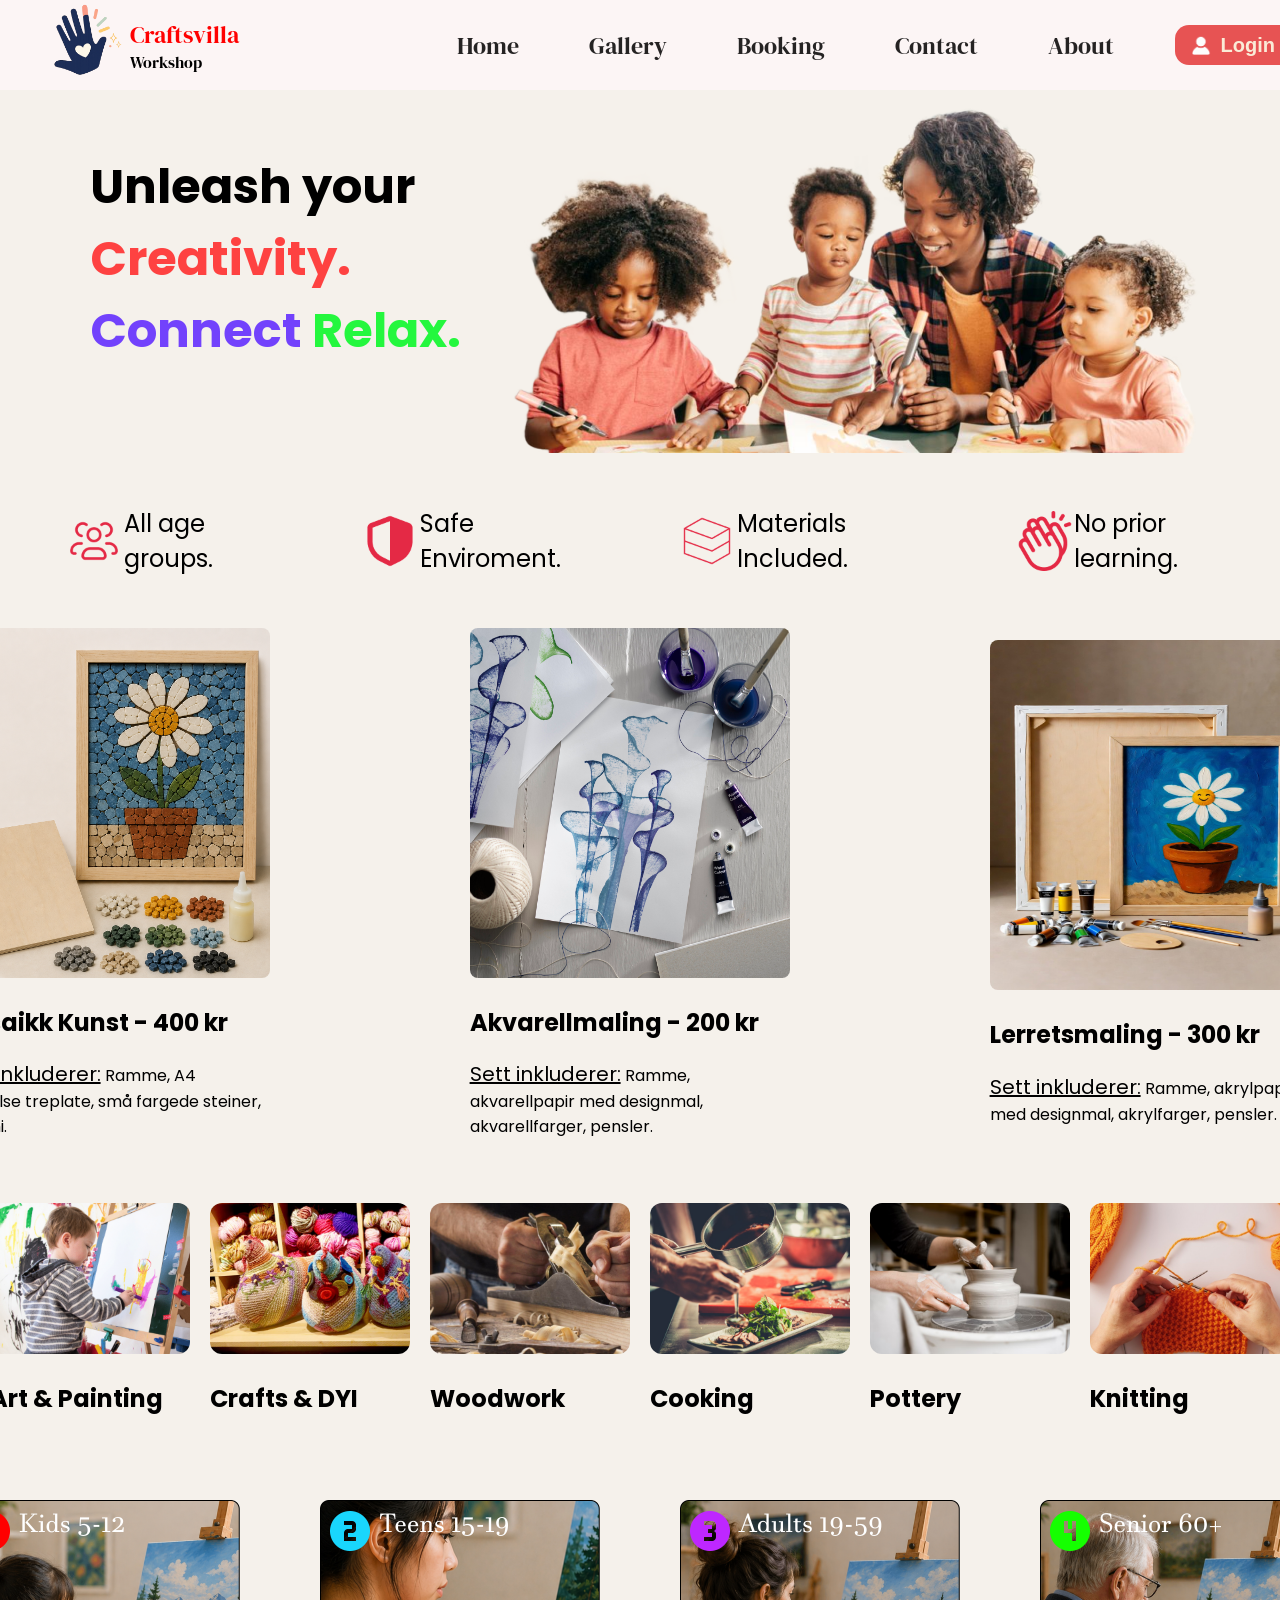
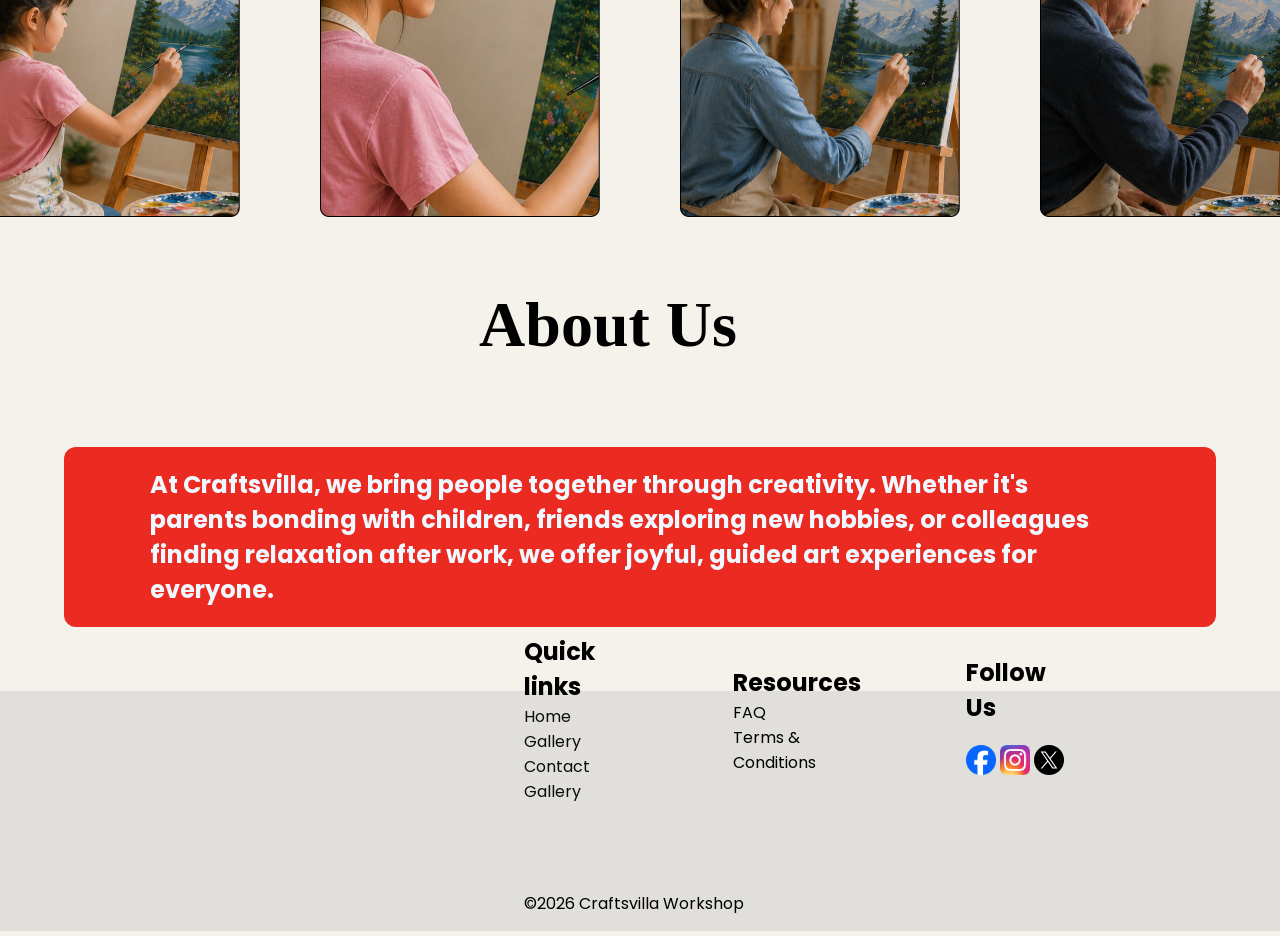
<file: index.html>
<!doctype html>
<html lang="en">
  <head>
    <meta charset="UTF-8" />
    <meta name="viewport" content="width=device-width, initial-scale=1.0" />
    <title>Craftsvilla</title>
    <link rel="stylesheet" href="style.css" />
    <link
      href="https://fonts.googleapis.com/css2?family=DM+Serif+Display&family=Poppins:wght@300;400;500;600;700&display=swap"
      rel="stylesheet"
    />
    <script src="javascript.js" defer></script>
  </head>

  <body>
    <header>
      <div class="logo">
        <img src="images/craftsvilla-logo.png" alt="logo" />
        <div class="logo-text">
          <h2>Craftsvilla</h2>
          <p>Workshop</p>
        </div>
      </div>

      <nav class="head-nav">
        <a href="index.html">Home</a>
        <a href="gallery.html">Gallery</a>
        <a href="booking.html">Booking</a>
        <a href="contact.html">Contact</a>
        <a href="index.html#about">About</a>
      </nav>
      <button class="signup">
        <img class="user" src="images/user-icon.png" alt="User-icon" />
        <h2>Login</h2>
      </button>
    </header>
    <!--------HERO--------->
<main>
    <section class="hero">
      <div class="hero-text">
        <h2>
          Unleash your
          <span class="hero-high">Creativity.</span>
          <span class="hero-high-1">Connect</span>
          <span class="hero-high-2">Relax.</span>
        </h2>
      </div>

      <div></div>
      <img src="images/hero.png" alt="hero-image" />
    </section>

    <!-------IMAGES UNDER HERO---->
    <section class="hero-groups">
      <div class="images-hero">
        <div class="groups">
          <img src="images/small icons/groups.png" alt="age-groups" />
          <p>All age groups.</p>
        </div>

        <div class="groups">
          <img src="images/small icons/safety.png" alt="safety-enviroment" />
          <p>Safe Enviroment.</p>
        </div>

        <div class="groups">
          <img
            src="images/small icons/materials.png"
            alt="materials-included"
          />
          <p>Materials Included.</p>
        </div>

        <div class="groups">
          <img src="images/small icons/hands-on.png" alt="hands-on-learning" />
          <p>No prior learning.</p>
        </div>
      </div>
    </section>

    <!---- Kort kunst----->

    <section class="cards-container">
      <div class="cards-layout">
        <article class="cards article-preview">
          <img
            src="images/tjeneste som tilbys/mosaikk-kunst.png"
            alt="mosaikk-kunst"
          />
          <div class="cards-text">
            <h2>Mosaikk Kunst - 400 kr</h2>
            <p>
              <span class="includes">Sett inkluderer:</span> Ramme, A4 størrelse
              treplate, små fargede steiner, gummi.
            </p>
          </div>
        </article>

        <article class="cards article-preview">
          <img
            src="images/tjeneste som tilbys/akvarellmaling.jpg"
            alt="akvarellmaling"
          />
          <div class="cards-text">
            <h2>Akvarellmaling - 200 kr</h2>
            <p>
              <span class="includes">Sett inkluderer:</span> Ramme,
              akvarellpapir med designmal, akvarellfarger, pensler.
            </p>
          </div>
        </article>

        <article class="cards article-preview">
          <img
            src="images/tjeneste som tilbys/lerretmaling.jpg"
            alt="lerretmaling"
          />
          <div class="cards-text">
            <h2>Lerretsmaling - 300 kr</h2>
            <p>
              <span class="includes">Sett inkluderer:</span>  Ramme, akrylpapir
              med designmal, akrylfarger, pensler.
            </p>
          </div>
        </article>
      </div>
    </section>

    <!---- POPULAR CATEGORIES----->
    <section class="popular-categories">
      <div>
        <img
          src="images/category cards/art & painting.png"
          alt="arts & painting"
        />
        <div>
          <h2>Art & Painting</h2>
        </div>
      </div>

      <div>
        <img src="images/category cards/crafts.png" alt="crafts & dyi" />
        <div>
          <h2>Crafts & DYI</h2>
        </div>
      </div>

      <div>
        <img src="images/category cards/woodwork.png" alt="woodwork" />
        <div>
          <h2>Woodwork</h2>
        </div>
      </div>

      <div>
        <img src="images/category cards/cooking.png" alt="cooking" />
        <div>
          <h2>Cooking</h2>
        </div>
      </div>

      <div>
        <img src="images/category cards/pottery.png" alt="potteyr" />
        <div>
          <h2>Pottery</h2>
        </div>
      </div>

      <div>
        <img src="images/category cards/knitting.png" alt="knitting" />
        <div>
          <h2>Knitting</h2>
        </div>
      </div>
    </section>

    <!------------ALL AGE GROUPS------------>
    <section class="age-groups">
      <div>
        <img src="images/age groups cards/kids-age.png" alt="kid-paiting" />
      </div>

      <div>
        <img src="images/age groups cards/teens-age.png" alt="teen-painting" />
      </div>
      <div>
        <img
          src="images/age groups cards/adults-age.png"
          alt="adult-painting"
        />
      </div>
      <div>
        <img
          src="images/age groups cards/senior-age.png"
          alt="senior-painting"
        />
      </div>
    </section>

    <h4>About Us</h4>

    <section class="container about">
      <div class="about-us" id="about">
        <h2>
          At Craftsvilla, we bring people together through creativity. Whether
          it's parents bonding with children, friends exploring new hobbies, or
          colleagues finding relaxation after work, we offer joyful, guided art
          experiences for everyone.
        </h2>
      </div>
    </section>
</main>
    <!------------FOOTER------------->
  <footer>

    <section class="quick-links">
      <h2>Quick links</h2>
        <a href="index.html">Home</a>
        <a href="gallery.html">Gallery</a>
        <a href="contact.html">Contact</a>
        <a href="index.html#about">Gallery</a>
    </section>

    <section class="resources">
      <h2>Resources</h2>
      <p>FAQ</p>
      <p>Terms & Conditions</p>
    </section>

    <section class="follow-us">
      <h2>Follow Us</h2>
      <div>
        <img src="images/social media/facebook.png" alt="facebook-media" />
        <img src="images/social media/instagram.png" alt="instagram-media" />
        <img src="images/social media/x.png" alt="twitter-media" />
      </div>
    </section>


    <div class="rights">
      <p>©2026 Craftsvilla Workshop </p>
    </div>

  </footer>
  </body>
</html>
</file>
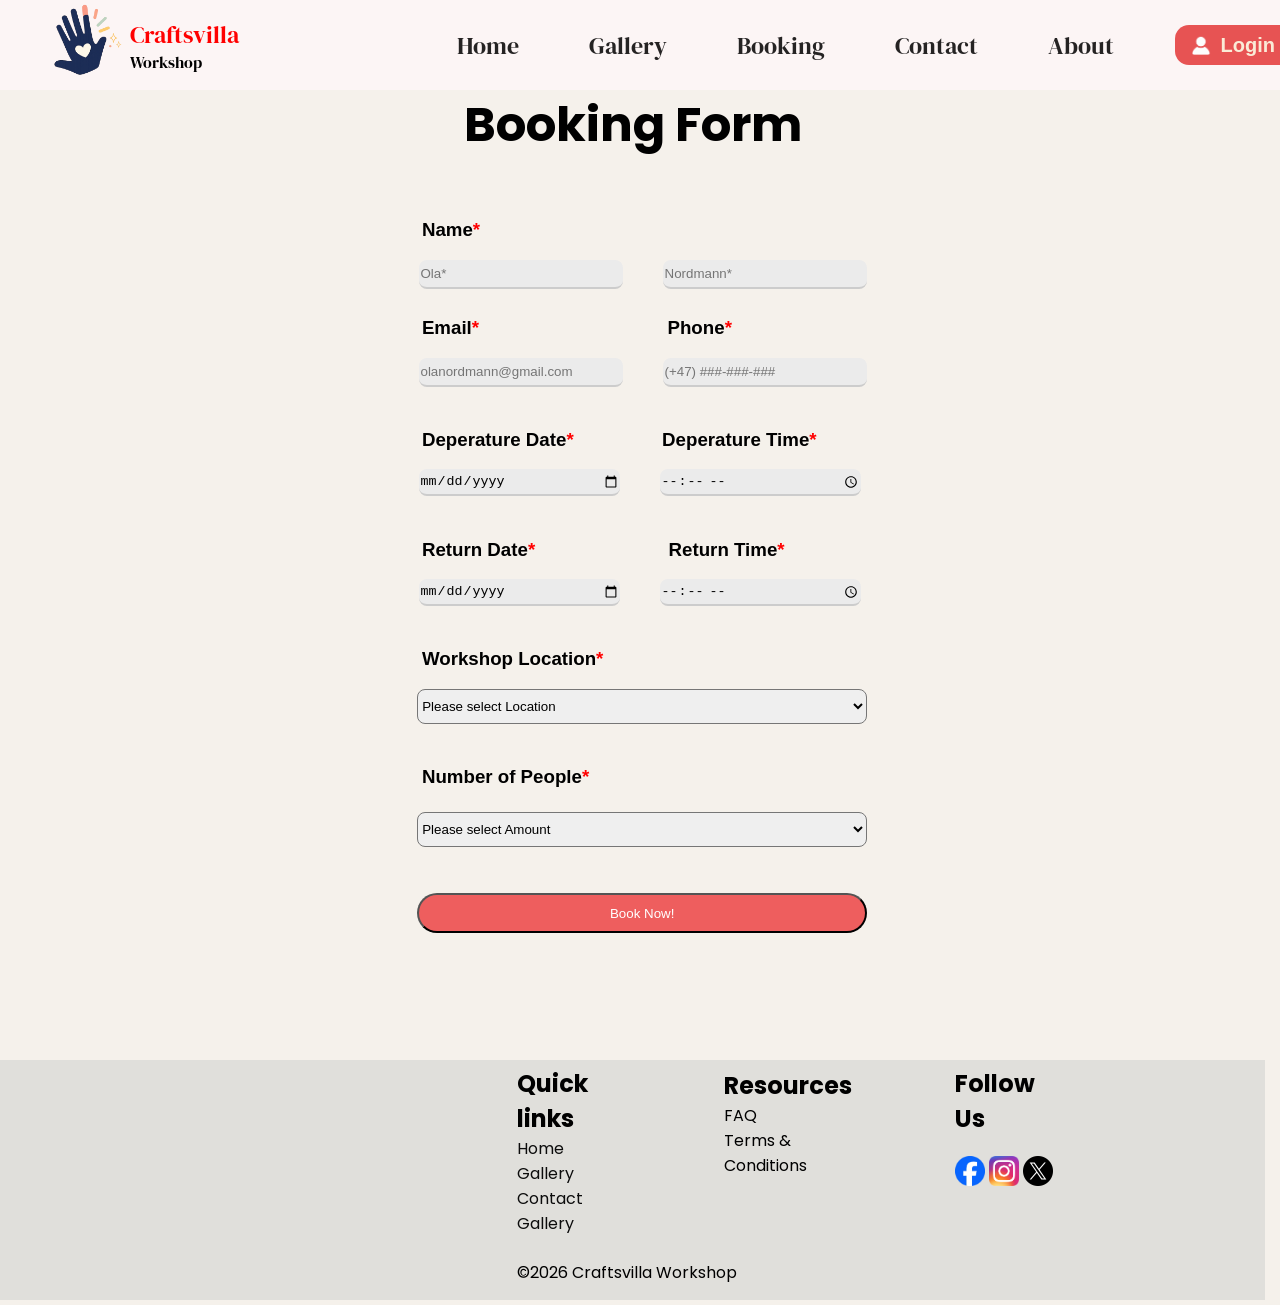
<file: booking.html>
<!doctype html>
<html lang="en">
  <head>
    <meta charset="UTF-8" />
    <meta name="viewport" content="width=device-width, initial-scale=1.0" />
    <title>Contact-Craftsvilla</title>
    <link rel="stylesheet" href="booking.css" />
        <link href="https://fonts.googleapis.com/css2?family=DM+Serif+Display&family=Poppins:wght@300;400;500;600;700&display=swap" rel="stylesheet">
    <script src="javascript.js" defer></script>
  </head>

  <body>
    <header>
      <div class="logo">
        <img src="images/craftsvilla-logo.png" alt="logo" />
        <div class="logo-text">
          <h2>Craftsvilla</h2>
          <p>Workshop</p>
        </div>
      </div>

      <nav class="head-nav">
        <a href="index.html">Home</a>
        <a href="gallery.html">Gallery</a>
        <a href="booking.html">Booking</a>
        <a href="contact.html">Contact</a>
        <a href="index.html#about">About</a>
      </nav>

      <button class="signup">
        <img class="user" src="images/user-icon.png" alt="User-icon" />
        <h2>Login</h2>
      </button>
    </header>

    <!-------------BOOKING-------------->
    <main>
    <section class="container">
      <h2>Booking Form</h2>

      <form action="">
        <h3>Name<span>*</span></h3>
        <div class="names">
          <label for="name"></label>
          <input type="text" name="name" id="" placeholder="Ola*" required />
          <label for="name"></label>
          <input type="text" name="name" id="" placeholder="Nordmann*" required/>
        </div>

        <div class="phone">
          <h3>Email<span>*</span></h3>
          <h3>Phone<span>*</span></h3>
        </div>

        <div class="email">
          <label for="email"></label>
          <input type="email" name="email" id="email" placeholder="olanordmann@gmail.com" required />
          <label for="tel"></label>
          <input type="tel" name="tel" id="tel" placeholder="(+47) ###-###-###" required /> 
        </div>

       <div class="time">
          <h3>Deperature Date<span>*</span></h3>
          <h3>Deperature Time<span>*</span></h3>
        </div>

        <div class="date">
          <label for="date"></label>
          <input type="date" name="date" id="date"  required />

          <label for="time"></label>
          <input type="time" name="time" id="time"  required />
        </div>

        <div class="return-time">
          <h3>Return Date<span>*</span></h3>
          <h3>Return Time<span>*</span></h3>
        </div>

        <div class="date">
          <label for="date"></label>
          <input type="date" name="date" id="date"  required />

          <label for="time"></label>
          <input type="time" name="time" id="time"  required />
        </div>


        <h3>Workshop Location<span>*</span></h3>
        <div class="location">
          <label for="place"></label>
          <select name="place" id="Place" required>
            <option value="">Please select Location</option>
            <option value="place">Molde</option>
            <option value="place">Aalesund</option>
            <option value="place">Trondheim</option>
            <option value="place">Bergen</option>
            <option value="place">Tromsø</option>
            <option value="place">Stavangar</option>
          </select>
        </div>


        <div class="quantity">
        <h3>Number of People<span>*</span></h3>
        <div>

      <div class="passenger">
        <label for="quanitity"></label>
          <select name="selected-number" id="number-select" required>
            <option value="">Please select Amount</option>
             <option value="1">1</option>
             <option value="2">2</option>
             <option value="3">3</option>
             <option value="4">4</option>
             <option value="5">5</option>
           </select>
       </div>

       <label for="submit"></label>
       <button type="submit" id="submit">Book Now!</button>
      
      </form>
    </section>
</main>
    <!------------FOOTER------------->
   <footer>

    <section class="quick-links">
      <h2>Quick links</h2>
        <a href="index.html">Home</a>
        <a href="gallery.html">Gallery</a>
        <a href="contact.html">Contact</a>
        <a href="index.html#about">Gallery</a>
    </section>

    <section class="resources">
      <h2>Resources</h2>
      <p>FAQ</p>
      <p>Terms & Conditions</p>
    </section>

    <section class="follow-us">
      <h2>Follow Us</h2>
      <div>
        <img src="images/social media/facebook.png" alt="facebook-media" />
        <img src="images/social media/instagram.png" alt="instagram-media" />
        <img src="images/social media/x.png" alt="twitter-media" />
      </div>
    </section>


    <div class="rights">
      <p>©2026 Craftsvilla Workshop </p>
    </div>

  </footer>
  </body>
</html>
</file>
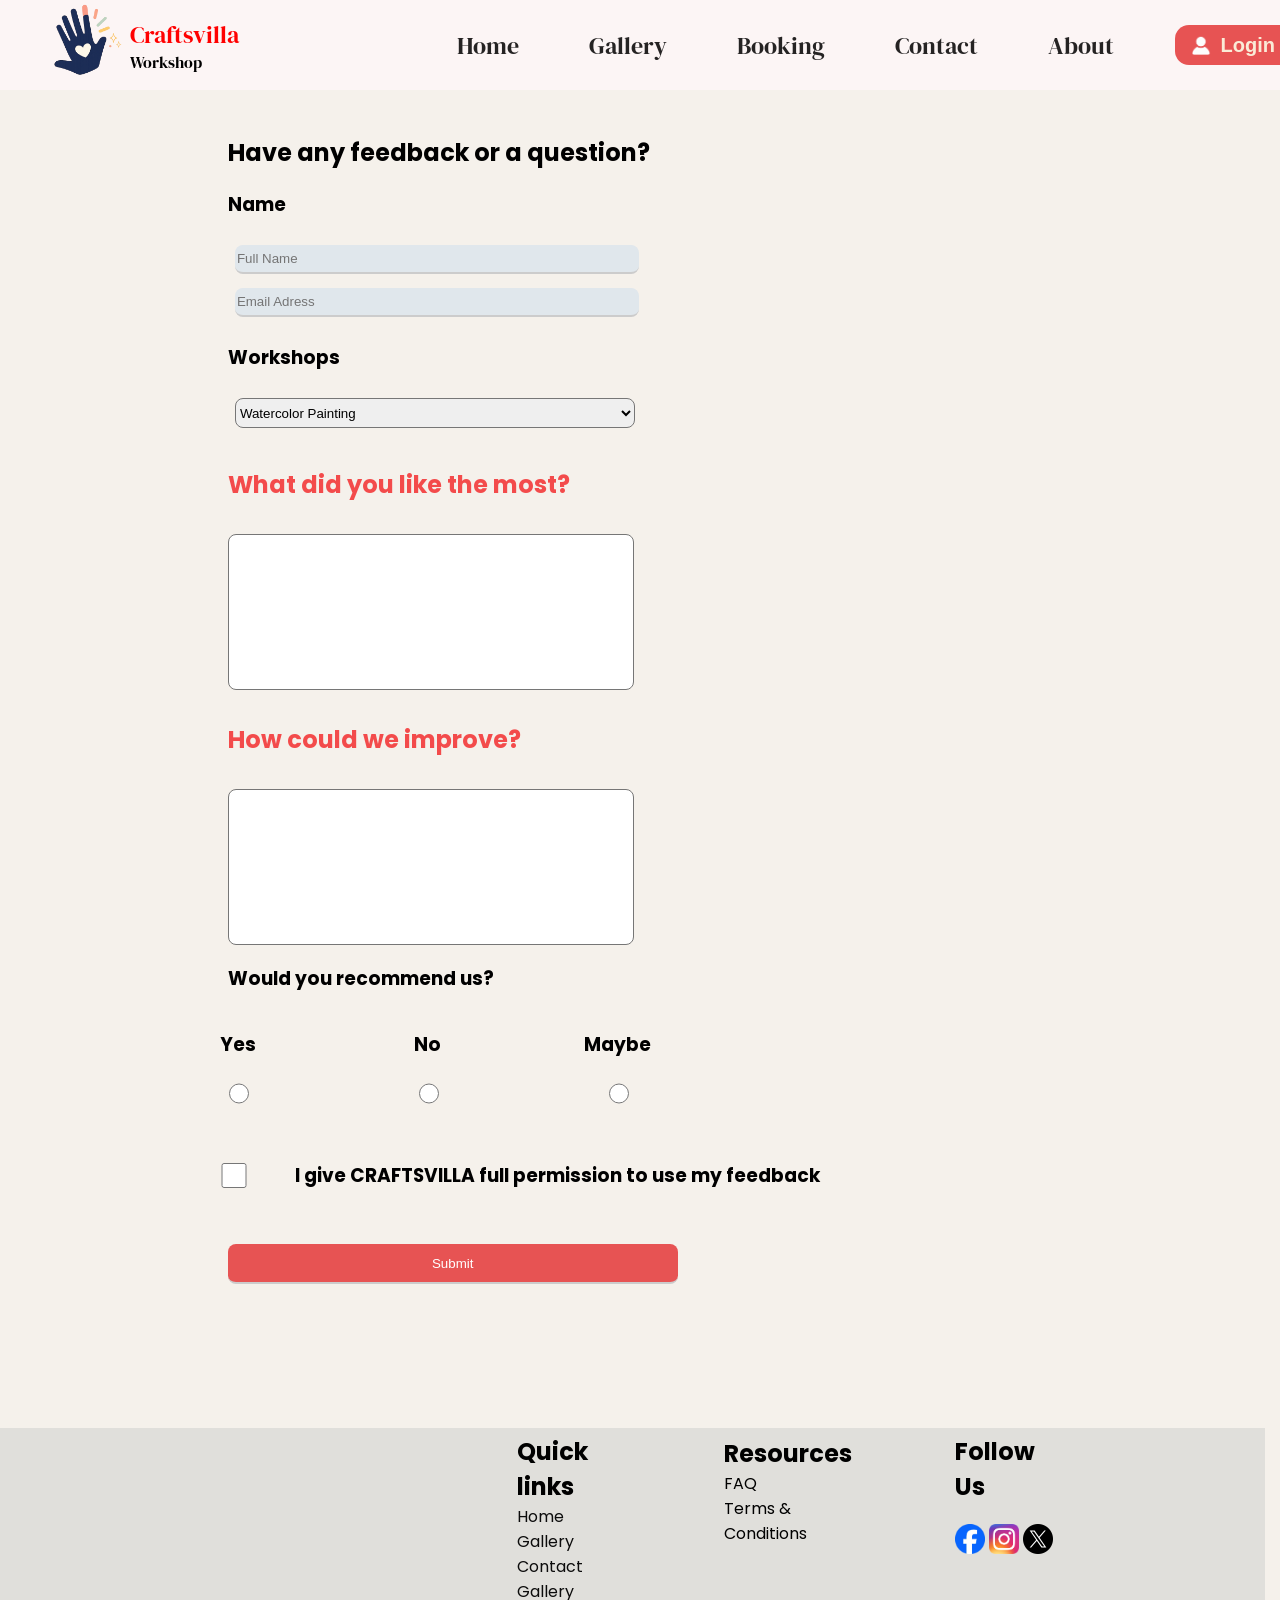
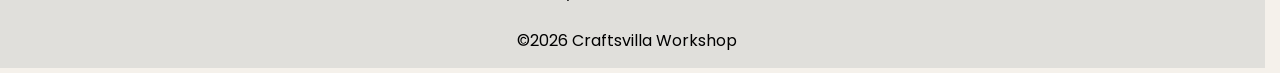
<file: contact.html>
<!doctype html>
<html lang="en">
  <head>
    <meta charset="UTF-8" />
    <meta name="viewport" content="width=device-width, initial-scale=1.0" />
    <title>Contact-Craftsvilla</title>
    <link rel="stylesheet" href="contact.css" />
        <link href="https://fonts.googleapis.com/css2?family=DM+Serif+Display&family=Poppins:wght@300;400;500;600;700&display=swap" rel="stylesheet">
    <script src="javascript.js" defer></script>
  </head>

  <body>
    <header>
      <div class="logo">
        <img src="images/craftsvilla-logo.png" alt="logo" />
        <div class="logo-text">
          <a href="index.html"></a>
          <h2>Craftsvilla</h2>
          <p>Workshop</p>
        </div>
      </div>

      <nav class="head-nav">
        <a href="index.html">Home</a>
        <a href="gallery.html">Gallery</a>
        <a href="booking.html">Booking</a>
        <a href="contact.html">Contact</a>
        <a href="index.html#about">About</a>
      </nav>

      <button class="signup">
        <img class="user" src="images/user-icon.png" alt="User-icon" />
        <h2>Login</h2>
      </button>
    </header>

    <!-----------CONTACT----------->
    <main>
      <section class="container">
        <form action="">
          <h2>Have any feedback or a question?</h2>

          <h3>Name</h3>
          <div class="form-group">
            <input
              type="text"
              name="name"
              id=""
              placeholder="Full Name"
              required
            />
          </div>

          <div class="form-group">
            <input
              type="email"
              name="email"
              id=""
              placeholder="Email Adress"
              required
            />
          </div>

          <h3>Workshops</h3>
          <div class="form-group">
            <select name="workshop" id="workshop" required>
              <option value="Watercolor Painting">Watercolor Painting</option>
              <option value="art">Mosaic Art</option>
              <option value="art">Canvas</option>
            </select>
          </div>

          <h4>What did you like the most?</h4>
          <div>
            <label for="text-area"></label>
            <textarea name="text-area" id="feedback" required></textarea>
          </div>

          <h4>How could we improve?</h4>
          <div>
            <label for="text-area"></label>
            <textarea name="text-area" id="feedback" required></textarea>
          </div>

          <h3>Would you recommend us?</h3>
          <div class="radio-options">
            <div>
              <h3>Yes</h3>
              <label for="radio"></label>
              <input type="radio" name="recommend" id="recommend-yes" />
            </div>
            <div>
              <h3>No</h3>
              <label for="radio"></label>
              <input type="radio" name="recommend" id="recommend-no" />
            </div>
            <div>
              <h3>Maybe</h3>
              <label for="radio"></label>
              <input type="radio" name="recommend" id="recommend-maybe" />
            </div>
          </div>
          
          <div class="permission">
            <label for="checkbox"></label>
            <input type="checkbox" name="" id="permission-check" ><h3>
            <h3>I give CRAFTSVILLA full permission to use my feedback</h3>
          </div>

          <div class="send-feedback">
            <label for="submit"></label>
            <input type="submit" name="" id="submit">
          </div>


        </form>
      </section>
    </main>

    <!------------FOOTER------------->
    <footer>

    <section class="quick-links">
      <h2>Quick links</h2>
        <a href="index.html">Home</a>
        <a href="gallery.html">Gallery</a>
        <a href="contact.html">Contact</a>
        <a href="index.html#about">Gallery</a>
    </section>

    <section class="resources">
      <h2>Resources</h2>
      <p>FAQ</p>
      <p>Terms & Conditions</p>
    </section>

    <section class="follow-us">
      <h2>Follow Us</h2>
      <div>
        <img src="images/social media/facebook.png" alt="facebook-media" />
        <img src="images/social media/instagram.png" alt="instagram-media" />
        <img src="images/social media/x.png" alt="twitter-media" />
      </div>
    </section>


    <div class="rights">
      <p>©2026 Craftsvilla Workshop </p>
    </div>

  </footer>
  </body>
</html>
</file>
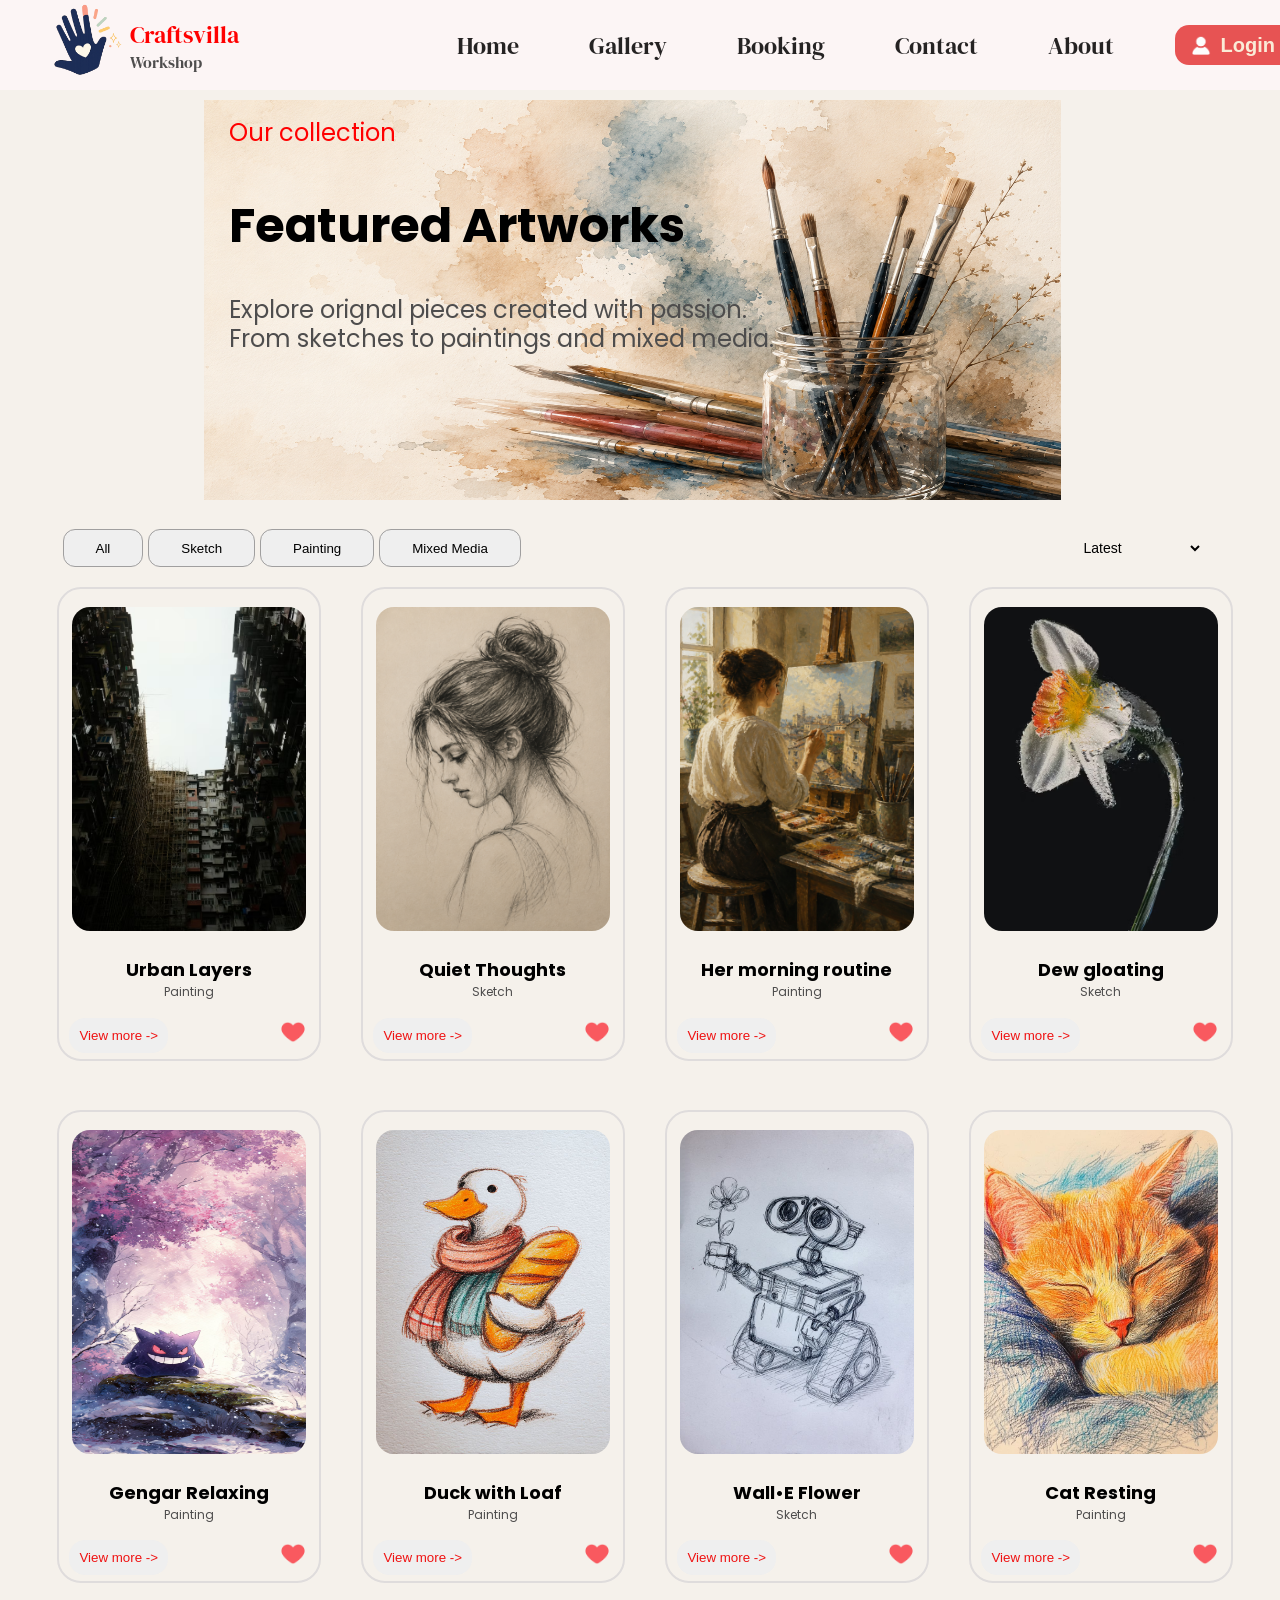
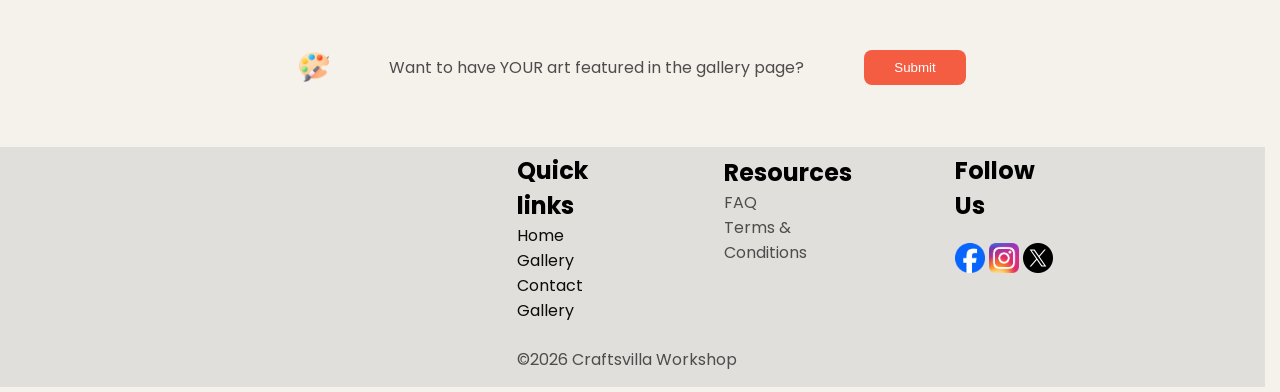
<file: gallery.html>
<!doctype html>
<html lang="en">
  <head>
    <meta charset="UTF-8" />
    <meta name="viewport" content="width=device-width, initial-scale=1.0" />
    <title>Gallery-Craftsvilla</title>
    <script src="javascript.js" defer></script>
    <link rel="stylesheet" href="gallery.css" />
    <link
      href="https://fonts.googleapis.com/css2?family=DM+Serif+Display&family=Poppins:wght@300;400;500;600;700&display=swap"
      rel="stylesheet"
    />
  </head>

  <body>
    <header>
      <div class="logo">
        <img src="images/craftsvilla-logo.png" alt="logo" />
        <div class="logo-text">
          <h2>Craftsvilla</h2>
          <p>Workshop</p>
        </div>
      </div>

      <nav class="head-nav">
        <a href="index.html">Home</a>
        <a href="gallery.html">Gallery</a>
        <a href="booking.html">Booking</a>
        <a href="contact.html">Contact</a>
        <a href="index.html#about">About</a>
      </nav>

      <button class="signup">
        <img class="user" src="images/user-icon.png" alt="User-icon" />
        <h2>Login</h2>
      </button>
    </header>

    <!-----------ROW 1------------>
    <main>
      <section class="showcase">
        <div class="showcase-text">
          <p><span class="collection">Our collection</span></p>
          <h2>Featured Artworks</h2>
          <div>
            <p>Explore orignal pieces created with passion.</p>
            <p>From sketches to paintings and mixed media.</p>
          </div>
        </div>

        <div>
          <img src="images/gallery/featured artworks.png" alt="" />
        </div>
      </section>

      <section class="showcase-categories">
        <div class="categories">
          <div>
            <button>All</button>
          </div>
          <div>
            <button>Sketch</button>
          </div>
          <div>
            <button>Painting</button>
          </div>
          <div>
            <button>Mixed Media</button>
          </div>
        </div>

        <div>
          <label for="select"> </label>
          <select name="select" id="">
            <option value="selective">Latest</option>
            <option value="selective">Most Popular</option>
            <option value="selective">Oldest</option>
          </select>
        </div>
      </section>

      <section class="cards-container">
        <div class="cards-layout">
          <article class="cards article-preview">
            <img
              src="images/art cards/Row 1/tall-building.png"
              alt="tall building"
            />
            <div class="cards-text">
              <h2>Urban Layers</h2>
              <p>Painting</p>
            </div>

            <div class="favorite">
              <button>View more -></button>
              <div>
                <img src="images/art cards/favorite.png" alt="favorite-heart" />
              </div>
            </div>
          </article>

          <article class="cards article-preview">
            <img
              src="images/art cards/Row 1/drawing-lady.png"
              alt="drawing-lady"
            />
            <div class="cards-text">
              <h2>Quiet Thoughts</h2>
              <p>Sketch</p>
            </div>

            <div class="favorite">
              <button>View more -></button>
              <div>
                <img src="images/art cards/favorite.png" alt="favorite-heart" />
              </div>
            </div>
          </article>

          <article class="cards article-preview">
            <img
              src="images/art cards/Row 1/lady-drawing.png"
              alt="lady-drawing"
            />
            <div class="cards-text">
              <h2>Her morning routine</h2>
              <p>Painting</p>
            </div>

            <div class="favorite">
              <button>View more -></button>
              <div>
                <img src="images/art cards/favorite.png" alt="favorite-heart" />
              </div>
            </div>
          </article>

          <article class="cards article-preview">
            <img src="images/art cards/Row 1/flower.png" alt="flower" />
            <div class="cards-text">
              <h2>Dew gloating</h2>
              <p>Sketch</p>
            </div>

            <div class="favorite">
              <button>View more -></button>
              <div>
                <img src="images/art cards/favorite.png" alt="favorite-heart" />
              </div>
            </div>
          </article>
        </div>
      </section>

      <!---------ROW 2-------------->
      <section class="cards-row">
        <div class="cards-layout">
          <article class="cards article-preview">
            <img
              src="images/art cards/Row 2/gengar painting.jpg"
              alt="gengar-painting"
            />
            <div class="cards-text">
              <h2>Gengar Relaxing</h2>
              <p>Painting</p>
            </div>

            <div class="favorite">
              <button>View more -></button>
              <div>
                <img src="images/art cards/favorite.png" alt="favorite-heart" />
              </div>
            </div>
          </article>

          <article class="cards article-preview">
            <img
              src="images/art cards/Row 2/duck-painting.jpg"
              alt="duck-painting"
            />
            <div class="cards-text">
              <h2>Duck with Loaf</h2>
              <p>Painting</p>
            </div>

            <div class="favorite">
              <button>View more -></button>
              <div>
                <img src="images/art cards/favorite.png" alt="favorite-heart" />
              </div>
            </div>
          </article>

          <article class="cards article-preview">
            <img
              src="images/art cards/Row 2/walle-painting.jpg"
              alt="WallE-painting"
            />
            <div class="cards-text">
              <h2>Wall•E Flower</h2>
              <p>Sketch</p>
            </div>

            <div class="favorite">
              <button>View more -></button>
              <div>
                <img src="images/art cards/favorite.png" alt="favorite-heart" />
              </div>
            </div>
          </article>

          <article class="cards article-preview">
            <img
              src="images/art cards/Row 2/cat-drawing.jpg"
              alt="Cat-drawing"
            />
            <div class="cards-text">
              <h2>Cat Resting</h2>
              <p>Painting</p>
            </div>

            <div class="favorite">
              <button>View more -></button>
              <div>
                <img src="images/art cards/favorite.png" alt="favorite-heart" />
              </div>
            </div>
          </article>
        </div>
      </section>

      <section class="submit-art">
        <img src="images/art.png" alt="" />
        <p>Want to have YOUR art featured in the gallery page?</p>
        <button>Submit</button>
      </section>
    </main>
  </body>
  <!------------FOOTER------------->
  <footer>

    <section class="quick-links">
      <h2>Quick links</h2>
        <a href="index.html">Home</a>
        <a href="gallery.html">Gallery</a>
        <a href="contact.html">Contact</a>
        <a href="index.html#about">Gallery</a>
    </section>

    <section class="resources">
      <h2>Resources</h2>
      <p>FAQ</p>
      <p>Terms & Conditions</p>
    </section>

    <section class="follow-us">
      <h2>Follow Us</h2>
      <div>
        <img src="images/social media/facebook.png" alt="facebook-media" />
        <img src="images/social media/instagram.png" alt="instagram-media" />
        <img src="images/social media/x.png" alt="twitter-media" />
      </div>
    </section>


    <div class="rights">
      <p>©2026 Craftsvilla Workshop </p>
    </div>

  </footer>
</html>
</file>
<file: style.css>
/*-----CRAFTSVILLA-------*/

body {
  margin: 0 auto;
  background-color: #f5f1eb;
  justify-content: center;
  flex-wrap: wrap;
  font-family: "Poppins", sans-serif;
}

.craftsvilla {
  max-width: 1440px;
}

header {
  display: flex;
  position: fixed;
  font-family: "DM Serif Display", serif;
  top: 0;
  align-items: center;
  justify-content: center;
  background-color: rgb(252, 245, 245);
  width: 100%;
  height: 90px;
  z-index: 1;
}

.logo {
  display: flex;
  align-items: center;
  cursor: pointer;
}

.logo h2,
.logo p {
  margin: 0;
  font-family: "DM Serif Display", serif;
  font-weight: 400;
  margin-left: -50%;
}

.logo h2 {
  color: red;
}

.logo img {
  width: 200px;
}

.logo-text {
  display: flex;
  flex-direction: column;
  justify-content: center;
  margin: 0;
  padding: 0;
}

nav {
  display: flex;
  justify-content: center;
  align-items: center;
  margin-left: 10%;
}

.head-nav a {
  margin: 0 35px;
  font-size: 24px;
  color: rgb(37, 35, 35);
  width: 20%;
  position: relative;
  text-decoration: none;
}

.signup img {
  width: 40px;
  filter: brightness(1) invert(1);
}

.head-nav a::after {
  content: "";
  position: absolute;
  bottom: -5px;
  left: 0;
  width: 0%;
  border-radius: 8px;
  height: 4px;
  background: rgb(255, 51, 51);
  transition: width 0.4s ease;
}

.head-nav a:hover:after {
  width: 100%;
}

button.signup {
  background-color: rgb(231, 83, 83);
  color: antiquewhite;
  border-radius: 14px;
  border: none;
  margin-left: 2%;
  height: 40px;
  justify-content: center;
  align-items: center;
  display: flex;
  padding-right: 20px;
  cursor: pointer;
}

.button.signup h2 {
  text-align: center;
  justify-content: center;
}

button.signup:hover {
  background-color: rgb(215, 61, 61);
  transition: 1s;
}

/*---------HERO----------*/
section.hero {
  flex-direction: row;
  display: flex;
  width: 100%;
  align-items: center;
  justify-content: center;
  margin-top: 5%;
  gap: 0;
}

.hero-text {
  font-size: 36px;
  margin: 0%;
  display: flex;
  justify-content: center;
  position: relative;
  padding-left: 7%;
  width: 100%;
}

.hero-text h2 {
  overflow-wrap: break-word;
  word-break: normal;
  font-size: 48px;
}

.hero-high {
  color: #ff2424da;
  width: 20px;
}

.hero-high-1 {
  color: #5b24ffda;
  width: 20px;
}

.hero-high-2 {
  color: #00f821da;
  width: 20px;
}

.hero-text p {
  font-size: 24px;
  max-width: 300px;
}

section.hero img {
  width: 800px;
  height: auto;
}

/*-----IMAGES UNDERNEATH HERO----*/

.images-hero {
  display: flex;
  margin-top: 4%;
  width: 100%;
  padding-right: 4%;
  justify-content: center;
  align-items: center;
  gap: 100px;
}

.images-hero img {
  width: 60px;
  margin: 0;
  filter: invert(27%) sepia(88%) saturate(2314%) hue-rotate(338deg)
    brightness(93%) contrast(92%);
  margin-top: 2%;
}

.groups {
  display: flex;
  align-items: center;
}

.hero-groups {
  display: flex;
  justify-content: center;
  align-items: center;
  padding-left: 5%;
}

.images-hero p {
  margin: 0;
  margin-top: 2%;
  font-size: 24px;
  font-family: "Poppins", sans-serif;
}

/*--------POPULAR CATEGORIES--------*/
.popular-categories {
  display: flex;
  gap: 20px;
  flex-direction: row;
  align-items: center;
  justify-content: center;
  padding-top: 5%;
}

.popular-categories img {
  width: 200px;
  border-radius: 12px;
  margin: 0 auto;
}

/*-------AGE GROUPS---------*/
.age-groups {
  display: flex;
  margin-top: 5%;
  flex-direction: row;
  justify-content: center;
  align-items: center;
  gap: 80px;
}

.age-groups img {
  width: 280px;
}

/*-----ABOUT US------*/

h4 {
  font-size: 64px;
  display: flex;
  box-shadow: 2px;
  font-family: Georgia, "Times New Roman", Times, serif;
  margin-top: 5%;
  margin-right: 5%;
  position: relative;
  align-items: center;
  justify-content: center;
}

.about-us {
  display: flex;
  margin-bottom: 5%;
  width: 90%;
  border-radius: 12px;
  align-items: center;
  justify-content: center;
  background-color: #eb2b21;
  color: aliceblue;
}

.about-us h2 {
  max-width: 85%;
}

.about {
  justify-content: center;
  align-items: center;
  display: flex;
}

.about-span {
  color: rgb(228, 50, 50);
}

/*----FOOOTER-----*/

footer {
  display: flex;
  flex-direction: column;
  align-items: center;
  justify-content: center;
  background-color: rgb(231, 83, 83);
  width: 100%;
  height: auto;
}

footer .socials {
  display: flex;
  gap: 200px;
  margin-top: 2%;
}

footer img {
  width: 35px;
  align-items: center;
  justify-content: center;
}

.social-links {
  cursor: pointer;
}

.social-links {
  width: 2px;
}

footer h5 {
  align-items: center;
  justify-content: center;
  display: flex;
  color: white;
  font-size: 18px;
  padding-left: 5%;
}

.contact-groups img {
  width: 30px;
  height: 30px;
  align-items: center;
  justify-content: center;
  display: flex;
}

.contact-groups {
  display: flex;
  width: 90%;
  flex-direction: row;
  gap: 10px;
  margin-bottom: 2%;
}

.contact-groups h3 {
  color: #f5f1eb;
  width: 100%;
}

.contact {
  gap: 100px;
  display: flex;
}

.contact-groups img,
.contact-groups h3 {
  margin: 0;
}

/*--------CONTESTANTS---------*/
.cards-container {
  padding-top: 4%;
  display: flex;
  justify-content: center;
  align-items: center;
  width: 100%;
  padding-left: 7%;
}

.cards-layout {
  display: flex;
  align-items: center;
  justify-content: center;
  flex-direction: row;
}

.cards img {
  width: 320px;
  height: 350px;
  border-radius: 8px;
}

.cards-text {
  max-width: 60%;
}

.includes {
  color: black;

  font-size: 20px;
  text-decoration: underline;
}

.cards {
  width: 520px;
  z-index: 0;
}

.cards img:hover {
  transform: scale(0.98);
  transition: ease 1s;
}

/*--------FOOTER---------*/

footer {
  display: grid;
  width: 100%;
  height: 240px;
  background-color: rgb(224, 223, 219);
  grid-template-columns: repeat(12, 1fr);
  grid-template-rows: repeat(4, 50px);
}

footer h2,
p {
  margin: 0;
}

.quick-links {
  grid-column: 6 / 7;
  grid-row: 1;
  display: flex;
  flex-direction: column;
}

.resources {
  grid-column: 8 / 9;
  grid-row: 1;
  display: flex;
  flex-direction: column;
}

.follow-us {
  grid-column: 10 / 11;
  grid-row: 1;
  display: flex;
  gap: 20px;
  flex-direction: column;
}

.follow-us img {
  width: 30px;
  gap: 30px;
}

.quick-links a {
  display: flex;
  text-decoration: none;
  width: 30px;
  color: rgb(12, 12, 12);
}

.quick-links a:hover {
  color: rgb(80, 43, 226);
}

.quick-links,
.resources,
.follow-us {
  padding-top: 6%;
}

.rights {
  grid-column: 6 / 10;
  grid-row: 5/ 5;
  display: flex;
  flex-direction: row;
  padding-bottom: 20px;
}
</file>
<file: booking.css>
/*-----CRAFTSVILLA BOOKING-------*/
html {
  scrollbar-gutter: stable;
}

body {
  margin: 0 auto;
  justify-content: center;
  background-color: #f5f1eb;
  font-family: "Poppins", sans-serif;
}

.craftsvilla {
  width: 90%;
}

header {
  display: flex;
  position: fixed;
  font-family: "DM Serif Display", serif;
  top: 0;
  align-items: center;
  justify-content: center;
  background-color: rgb(252, 245, 245);
  width: 100%;
  height: 90px;
  z-index: 1;
}

.logo {
  display: flex;
  align-items: center;
  cursor: pointer;
}

.logo h2,
.logo p {
  margin: 0;
  font-family: "DM Serif Display", serif;
  font-weight: 400;
  margin-left: -50%;
}

.logo h2 {
  color: red;
}

.logo img {
  width: 200px;
}

.logo-text {
  display: flex;
  flex-direction: column;
  justify-content: center;
  margin: 0;
  padding: 0;
}

nav {
  display: flex;
  justify-content: center;
  align-items: center;
  margin-left: 10%;
}

.head-nav a {
  margin: 0 35px;
  font-size: 24px;
  color: rgb(37, 35, 35);
  width: 20%;
  position: relative;
  text-decoration: none;
}

.signup img {
  width: 40px;
  filter: brightness(1) invert(1);
}

.head-nav a::after {
  content: "";
  position: absolute;
  bottom: -5px;
  left: 0;
  width: 0%;
  border-radius: 8px;
  height: 4px;
  background: rgb(255, 54, 54);
  transition: width 0.4s ease;
}

.head-nav a:hover:after {
  width: 100%;
}

button.signup {
  background-color: rgb(231, 83, 83);
  color: antiquewhite;
  border-radius: 14px;
  border: none;
  margin-left: 2%;
  height: 40px;
  justify-content: center;
  align-items: center;
  display: flex;
  padding-right: 20px;
  cursor: pointer;
}

.button.signup h2 {
  text-align: center;
  justify-content: center;
}

button.signup:hover {
  background-color: rgb(215, 61, 61);
  transition: 1s;
}

/*--------BOOKING---------*/

.container {
  display: flex;
  margin-top: 5%;
  width: 100%;
  justify-content: center;
  flex-direction: column;
  align-items: center;
  padding-bottom: 10%;
}

.container h2 {
  font-size: 48px;
  display: flex;
  margin-top: 2%;
}

h3 {
  margin-left: 5%;
  font-family: Arial, Helvetica, sans-serif;
}

h3 span {
  color: red;
}

form input {
  border-radius: 8px;
  height: 25px;
  border: none;
  border-bottom: 2px solid #ccc;
  outline: none;
  background: transparent;
  width: 200px;
  background-color: rgb(235, 235, 235);
  cursor: pointer;
}

.names {
  display: flex;
  flex-direction: row;
  gap: 20px;
}

.phone {
  display: flex;
  flex-direction: row;
  margin-top: 2%;
  gap: 165px;
}

.email {
  display: flex;
  flex-direction: row;
  gap: 20px;
  padding-bottom: 5%;
}

.date {
  display: flex;
  flex-direction: row;
  gap: 20px;
  padding-bottom: 5%;
}

.time {
  gap: 65px;
  display: flex;
  word-break: break-all;
}

.return-time {
  gap: 110px;
  display: flex;
}

.location select {
  display: flex;
  width: 450px;
  margin-left: 4%;
  height: 35px;
  border-radius: 8px;
}

.quantity {
  padding-top: 5%;
}

#number-select {
  width: 450px;
  margin: 5%;
  display: flex;
  margin-left: 4%;
  height: 35px;
  border-radius: 8px;
}

#submit {
  margin-top: 10%;
  margin-left: 4%;
  display: flex;
  justify-content: center;
  align-items: center;
  height: 40px;
  width: 450px;
  background-color: rgb(238, 94, 94);
  color: white;
  border-radius: 80px;
  cursor: pointer;
}

#submit:hover {
  scale: 1.1;
  transition: ease 2s;
}

/*--------FOOTER---------*/

footer {
  display: grid;
  width: 100%;
  height: 240px;
  background-color: rgb(224, 223, 219);
  grid-template-columns: repeat(12, 1fr);
  grid-template-rows: repeat(4, 50px);
}

footer h2,
p {
  margin: 0;
}

.quick-links {
  grid-column: 6 / 7;
  grid-row: 1;
  display: flex;
  flex-direction: column;
}

.resources {
  grid-column: 8 / 9;
  grid-row: 1;
  display: flex;
  flex-direction: column;
}

.follow-us {
  grid-column: 10 / 11;
  grid-row: 1;
  display: flex;
  gap: 20px;
  flex-direction: column;
}

.follow-us img {
  width: 30px;
  gap: 30px;
}

.quick-links a {
  display: flex;
  text-decoration: none;
  width: 30px;
  color: rgb(12, 12, 12);
}

.quick-links a:hover {
  color: rgb(80, 43, 226);
}

.quick-links,
.resources,
.follow-us {
  padding-top: 6%;
}

.rights {
  grid-column: 6 / 10;
  grid-row: 5/ 5;
  display: flex;
  flex-direction: row;
  padding-bottom: 20px;
}
</file>
<file: contact.css>
/*-----CRAFTSVILLA CONTACT-------*/
html {
  scrollbar-gutter: stable;
}

body {
  margin: 0 auto;
  justify-content: center;
  max-height: 1000px;
  background-color: #f5f1eb;
  font-family: "Poppins", sans-serif;
}

main {
  display: flex;
  position: relative;
  flex-direction: row;
  width: 1440px;
  left: 18%;
}

.craftsvilla {
  width: 90%;
}

header {
  display: flex;
  position: fixed;
  font-family: "DM Serif Display", serif;
  top: 0;
  align-items: center;
  justify-content: center;
  background-color: rgb(252, 245, 245);
  width: 100%;
  height: 90px;
  z-index: 1;
}

.logo {
  display: flex;
  align-items: center;
  cursor: pointer;
}

.logo h2,
.logo p {
  margin: 0;
  font-family: "DM Serif Display", serif;
  font-weight: 400;
  margin-left: -50%;
}

.logo h2 {
  color: red;
}

.logo img {
  width: 200px;
}

.logo-text {
  display: flex;
  flex-direction: column;
  justify-content: center;
  margin: 0;
  padding: 0;
}

nav {
  display: flex;
  justify-content: center;
  align-items: center;
  margin-left: 10%;
}

.head-nav a {
  margin: 0 35px;
  font-size: 24px;
  color: rgb(37, 35, 35);
  width: 20%;
  position: relative;
  text-decoration: none;
}

.signup img {
  width: 40px;
  filter: brightness(1) invert(1);
}

.head-nav a::after {
  content: "";
  position: absolute;
  bottom: -5px;
  left: 0;
  width: 0%;
  border-radius: 8px;
  height: 4px;
  background: rgb(255, 51, 51);
  transition: width 0.4s ease;
}

.head-nav a:hover:after {
  width: 100%;
}

button.signup {
  background-color: rgb(231, 83, 83);
  color: antiquewhite;
  border-radius: 14px;
  border: none;
  margin-left: 2%;
  height: 40px;
  justify-content: center;
  align-items: center;
  display: flex;
  padding-right: 20px;
  cursor: pointer;
}

.button.signup h2 {
  text-align: center;
  justify-content: center;
}

button.signup:hover {
  background-color: rgb(215, 61, 61);
  transition: 1s;
}

/*-----------CONTACT--------*/
.container {
  display: flex;
  position: relative;
  padding-top: 8%;
  width: 50%;
  justify-content: space-between;
  flex-direction: column;
  align-items: center;
  padding-bottom: 10%;
}

.box {
  position: relative;
  margin-left: -18%;
  display: flex;
  width: 50%;
  flex-direction: column;
  align-items: center;
  justify-content: flex-start;
}

.box h2 {
  font-size: 27px;
  position: relative;
  left: -8%;
}

.contact-groups {
  display: flex;
  width: 500px;
  gap: 20px;
}

.contact-groups img {
  width: 50px;
  height: 50px;
  align-items: center;
  justify-content: center;
  display: flex;
}

.form-group {
  display: flex;
  padding: 1%;
  margin-right: auto;
  left: 0%;
}

.contact img {
  display: flex;
  flex-direction: row;
}

select {
  width: 400px;
  height: 30px;
  border-radius: 8px;
}

form input {
  border-radius: 8px;
  height: 25px;
  border: none;
  border-bottom: 2px solid #ccc;
  outline: none;
  gap: 20px;
  background: transparent;
  width: 400px;
  background-color: rgb(224, 231, 236);
  cursor: pointer;
}

textarea {
  display: flex;
  resize: none;
  width: 400px;
  height: 150px;
  border-radius: 8px;
}

h4 {
  color: rgb(243, 75, 75);
  font-size: 24px;
}

.radio-options {
  display: flex;
  align-items: center;
  width: 600px;
  gap: 170px;
}

.radio-options input {
  width: 20px;
}

.radio-options div {
  display: flex;
  flex-direction: column;
  align-items: center;
  width: 20px;
}

.permission {
  padding-top: 5%;
  margin-left: -65%;
  display: flex;
  justify-content: center;
  align-items: center;
  gap: 0;
}

.permission h3 {
  display: flex;
  margin-right: -12%;
}

.send-feedback {
  margin-top: 5%;
}

#submit {
  width: 450px;
  height: 40px;
  background-color: rgb(231, 83, 83);
  color: white;
}

#submit:hover {
  transform: scale(1.1);
  transition: 1s ease;
}

#submit:active {
  background-color: rgb(120, 44, 44);
}

/*--------FOOTER---------*/

footer {
  display: grid;
  width: 100%;
  height: 240px;
  background-color: rgb(224, 223, 219);
  grid-template-columns: repeat(12, 1fr);
  grid-template-rows: repeat(4, 50px);
}

footer h2,
p {
  margin: 0;
}

.quick-links {
  grid-column: 6 / 7;
  grid-row: 1;
  display: flex;
  flex-direction: column;
}

.resources {
  grid-column: 8 / 9;
  grid-row: 1;
  display: flex;
  flex-direction: column;
}

.follow-us {
  grid-column: 10 / 11;
  grid-row: 1;
  display: flex;
  gap: 20px;
  flex-direction: column;
}

.follow-us img {
  width: 30px;
  gap: 30px;
}

.quick-links a {
  display: flex;
  text-decoration: none;
  width: 30px;
  color: rgb(12, 12, 12);
}

.quick-links a:hover {
  color: rgb(80, 43, 226);
}

.quick-links,
.resources,
.follow-us {
  padding-top: 6%;
}

.rights {
  grid-column: 6 / 10;
  grid-row: 5/ 5;
  display: flex;
  flex-direction: row;
  padding-bottom: 20px;
}
</file>
<file: gallery.css>
/*-----CRAFTSVILLA GALLERY-------*/
html {
  scrollbar-gutter: stable;
}

main {
  padding: 100px 20px 20px;
  margin: 0 auto;
}

body {
  margin: 0 auto;
  justify-content: center;
  background-color: #f5f1eb;
  flex-wrap: wrap;
  font-family: "Poppins", sans-serif;
}

.craftsvilla {
  width: 90%;
}

h3 {
  font-family: cursive;
}

header {
  display: flex;
  position: fixed;
  font-family: "DM Serif Display", serif;
  top: 0;
  align-items: center;
  justify-content: center;
  background-color: rgb(252, 245, 245);
  width: 100%;
  height: 90px;
  z-index: 1;
}

.logo {
  display: flex;
  align-items: center;
  cursor: pointer;
}

.logo h2,
.logo p {
  margin: 0;
  font-family: "DM Serif Display", serif;
  font-weight: 400;
  margin-left: -50%;
}

.logo h2 {
  color: red;
}

.logo img {
  width: 200px;
}

.logo-text {
  display: flex;
  flex-direction: column;
  justify-content: center;
  margin: 0;
  padding: 0;
}

nav {
  display: flex;
  justify-content: center;
  align-items: center;
  padding-left: 10%;
}

.head-nav a {
  margin: 0 35px;
  font-size: 24px;
  color: rgb(37, 35, 35);
  width: 20%;
  position: relative;
  text-decoration: none;
}

.signup img {
  width: 40px;
  filter: brightness(1) invert(1);
}

.head-nav a::after {
  content: "";
  position: absolute;
  bottom: -5px;
  left: 0;
  width: 0%;
  border-radius: 8px;
  height: 4px;
  background: rgb(255, 51, 51);
  transition: width 0.4s ease;
}

.head-nav a:hover:after {
  width: 100%;
}

button.signup {
  background-color: rgb(231, 83, 83);
  color: antiquewhite;
  border-radius: 14px;
  border: none;
  margin-left: 2%;
  height: 40px;
  justify-content: center;
  align-items: center;
  display: flex;
  padding-right: 20px;
  cursor: pointer;
}

.button.signup h2 {
  text-align: center;
  justify-content: center;
}

button.signup:hover {
  background-color: rgb(215, 61, 61);
  transition: 1s;
}

/*--------CONTESTANTS---------*/
.showcase {
  max-width: 70%;
  margin: 0 auto;
  padding-bottom: 10px;
  margin-bottom: 1%;
  border-radius: 12px;
}

.showcase img {
  width: 100%;
  height: 400px;
}

.showcase-text {
  position: absolute;
  padding-left: 2%;
  padding-top: 2%;
  margin: 0 auto;
}

.showcase-text h2 {
  font-size: 48px;
}

.showcase-text p {
  font-size: 24px;
  margin-bottom: 4px;
  margin-top: -10px;
}

.collection {
  color: red;
}

.showcase-categories {
  max-width: 1140px;
  margin: 0 auto;
  display: flex;
  justify-content: space-between;
  flex-direction: row;
  padding: 0 40px;
  padding-bottom: 20px;
}

.showcase-categories div select {
  padding: 10px 20px;
  cursor: pointer;
  border: none;
  font-size: 14px;
  background-color: #f5f1eb;
}

.cards .favorite img {
  width: 30px;
  height: 30px;
  position: relative;
  cursor: pointer;
}

.favorite {
  flex-direction: row;
  display: flex;
  position: relative;
  gap: 110px;
  padding-top: 6%;
  justify-content: center;
  align-items: center;
}

.favorite div:hover {
  filter: saturate(10000%) contrast(1000%) brightness(1000%) opacity(1000%);
}

.favorite div:active {
  scale: 1.1;
  transform: translateY(-2px);
}

.categories button {
  border-radius: 12px;
  border: 1px solid rgb(160, 159, 159);
  padding: 10px 32px;
  flex-direction: row;
}

.categories button:hover {
  background-color: rgb(8, 21, 76);
  color: white;
  cursor: pointer;
  transition: 0.4s;
}

.cards button {
  justify-content: center;
  align-items: center;
  display: flex;
  border-radius: 16px;
  cursor: pointer;
  border: none;
  color: rgb(239, 18, 18);
  padding: 10px;
}

.categories button img {
  width: 15px;
  align-items: center;
  justify-content: center;
}

.categories div {
  display: flex;
  flex-direction: row;
}

.cards button:active {
  scale: 1.1;
}

.categories {
  display: flex;
  flex-direction: row;
  gap: 5px;
}

.cards-container {
  margin-left: 2%;
  padding-bottom: 4%;
}

.cards {
  border-radius: 24px;
  border: 2px solid rgb(223, 220, 220);
  padding-bottom: 5px;
}

.cards img {
  scale: 0.9;
}

.cards img:hover {
  scale: 1;
  transition: cubic-bezier(0.075, 0.82, 0.165, 1) 2s;
  cursor: pointer;
}

p {
  color: rgb(78, 77, 77);
}

.cards-layout {
  display: flex;
  align-items: center;
  justify-content: center;
  flex-direction: row;
  gap: 40px;
}

.cards h2,
.cards p {
  margin: 0;
  left: -15%;
  position: static;
}

.cards img {
  width: 260px;
  height: 360px;
  top: 24%;
  border-radius: 20px;
  position: relative;
}

.cards-text {
  max-width: 100%;
  font-size: 12px;
  flex-direction: column;
  position: relative;
  justify-content: center;
  align-items: center;
  display: flex;
}

.cards-row {
  margin-left: 2%;
  padding-bottom: 2%;
}

.submit-art {
  width: 70%;
  gap: 60px;
  margin: 0 auto;
  justify-content: center;
  align-items: center;
  display: flex;
  height: 70px;
  padding-top: 2%;
  border-radius: 8px;
  padding-bottom: 2%;
}

.submit-art img {
  width: 30px;
}

.submit-art button {
  border-radius: 8px;
  border: none;
  cursor: pointer;
  background-color: rgb(244, 93, 66);
  color: white;
  padding: 10px 30px;
}

.submit-art button:hover {
  scale: 1.1;
  transition: 0.4s;
}

/*--------FOOTER---------*/

footer {
  display: grid;
  width: 100%;
  height: 240px;
  background-color: rgb(224, 223, 219);
  grid-template-columns: repeat(12, 1fr);
  grid-template-rows: repeat(4, 50px);
  border-color: antiquewhite;
}

footer h2,
p {
  margin: 0;
}

.quick-links {
  grid-column: 6 / 7;
  grid-row: 1;
  display: flex;
  flex-direction: column;
}

.resources {
  grid-column: 8 / 9;
  grid-row: 1;
  display: flex;
  flex-direction: column;
}

.follow-us {
  grid-column: 10 / 11;
  grid-row: 1;
  display: flex;
  gap: 20px;
  flex-direction: column;
}

.follow-us img {
  width: 30px;
  gap: 30px;
}

.quick-links a {
  display: flex;
  text-decoration: none;
  width: 30px;
  color: rgb(12, 12, 12);
}

.quick-links a:hover {
  color: rgb(80, 43, 226);
}

.quick-links,
.resources,
.follow-us {
  padding-top: 6%;
}

.rights {
  grid-column: 6 / 10;
  grid-row: 5/ 5;
  display: flex;
  flex-direction: row;
  padding-bottom: 20px;
}
</file>
